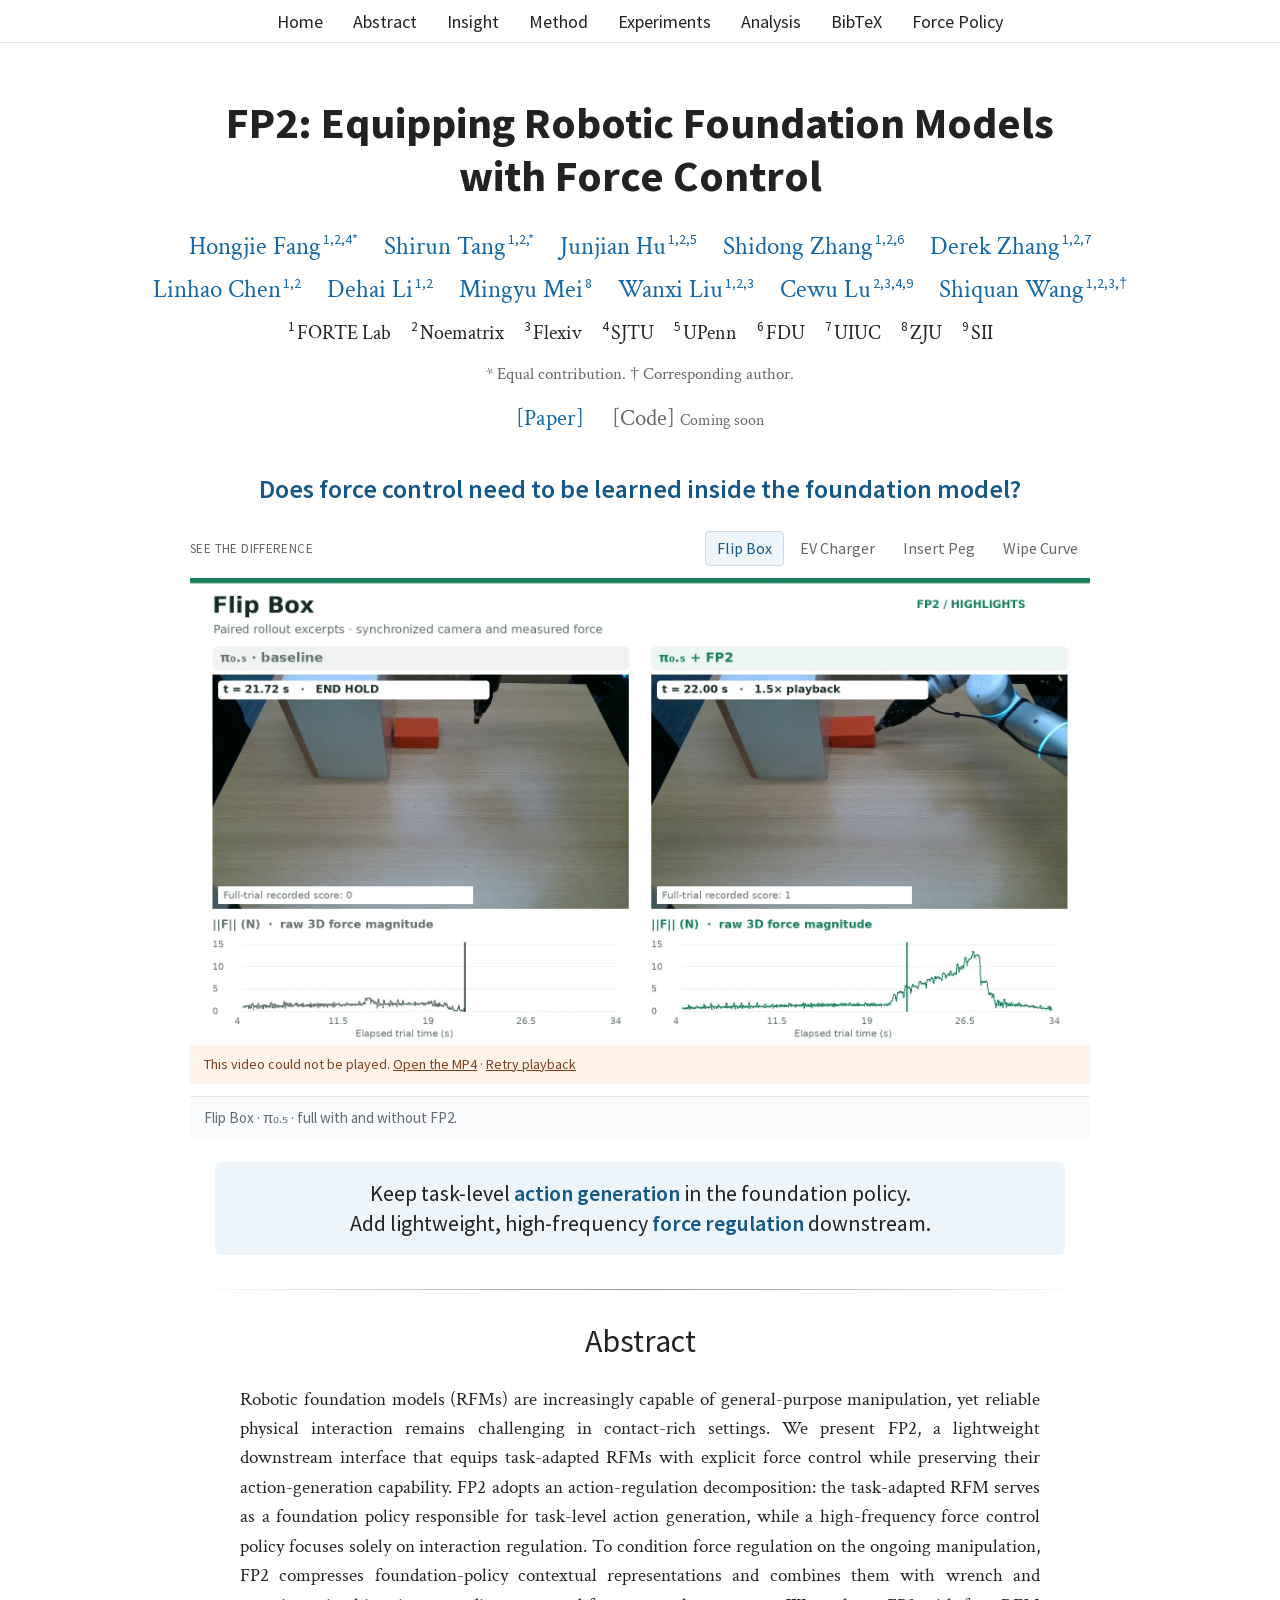
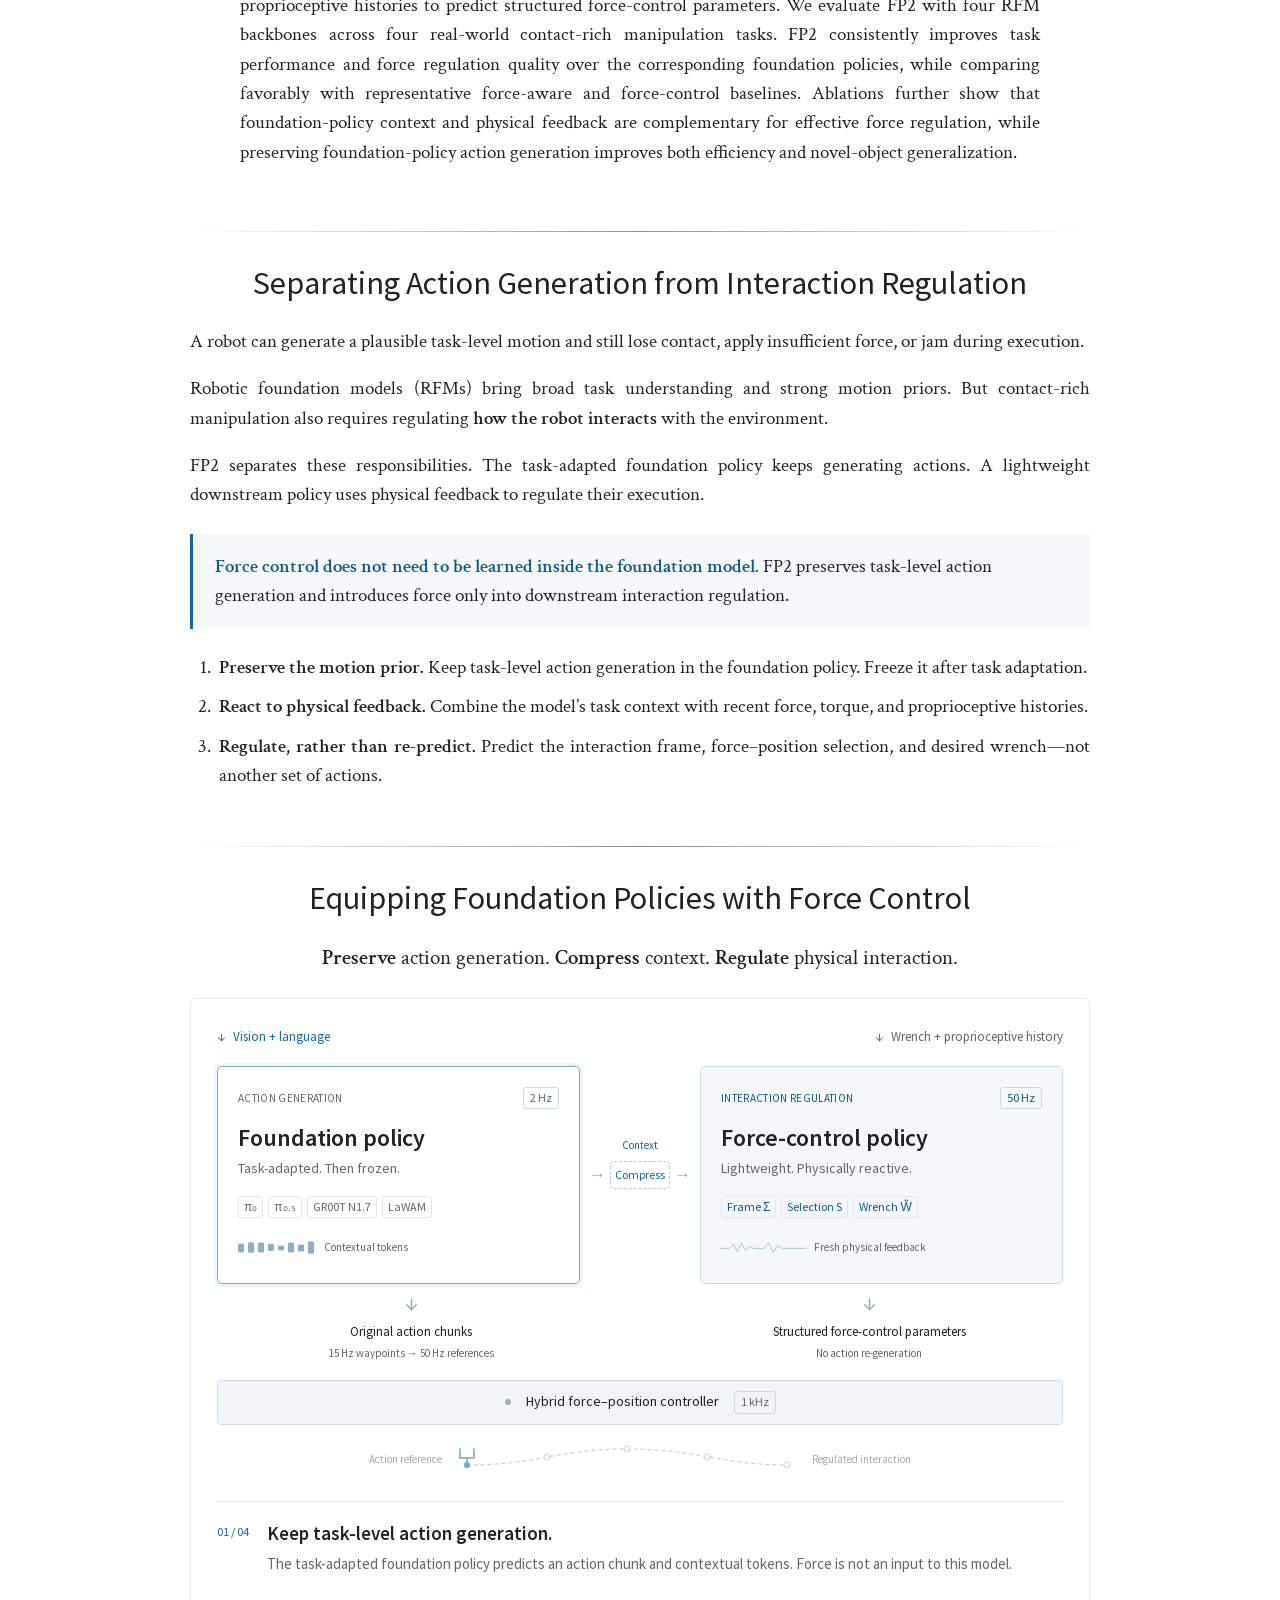
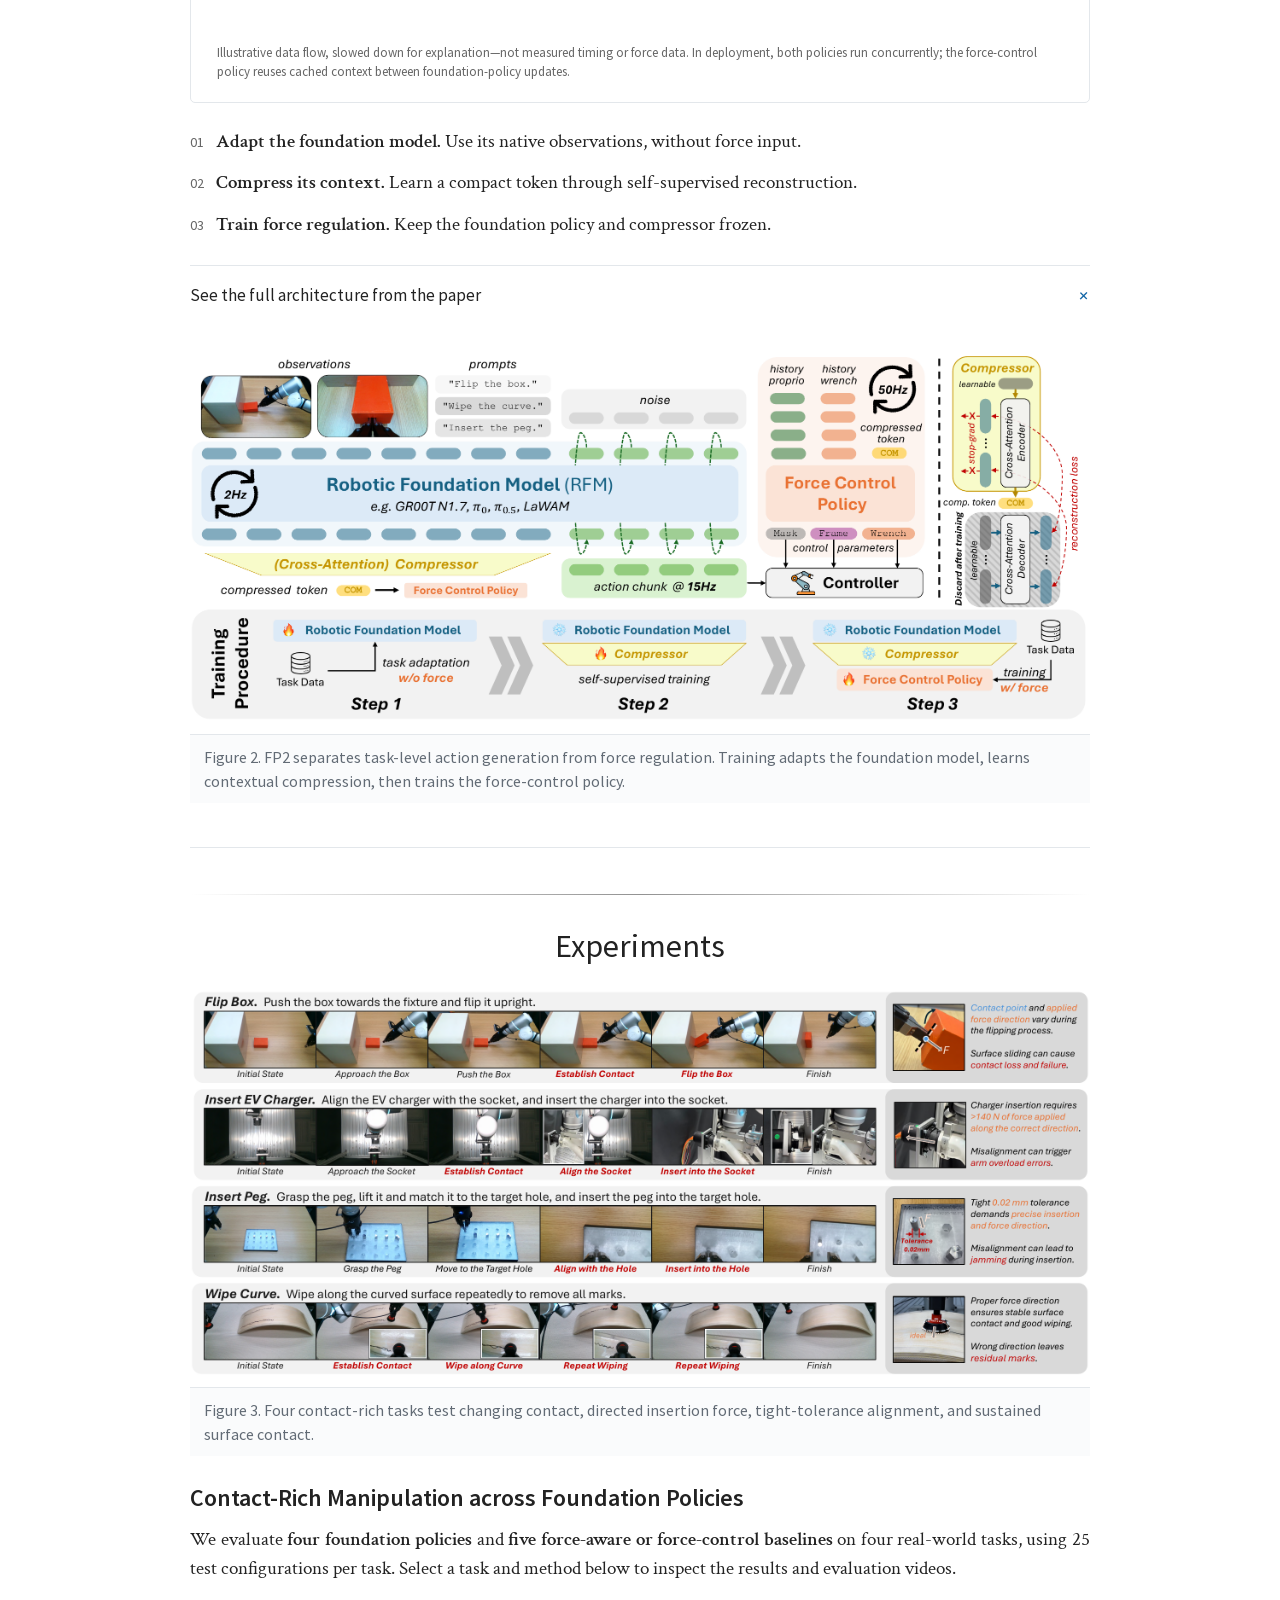
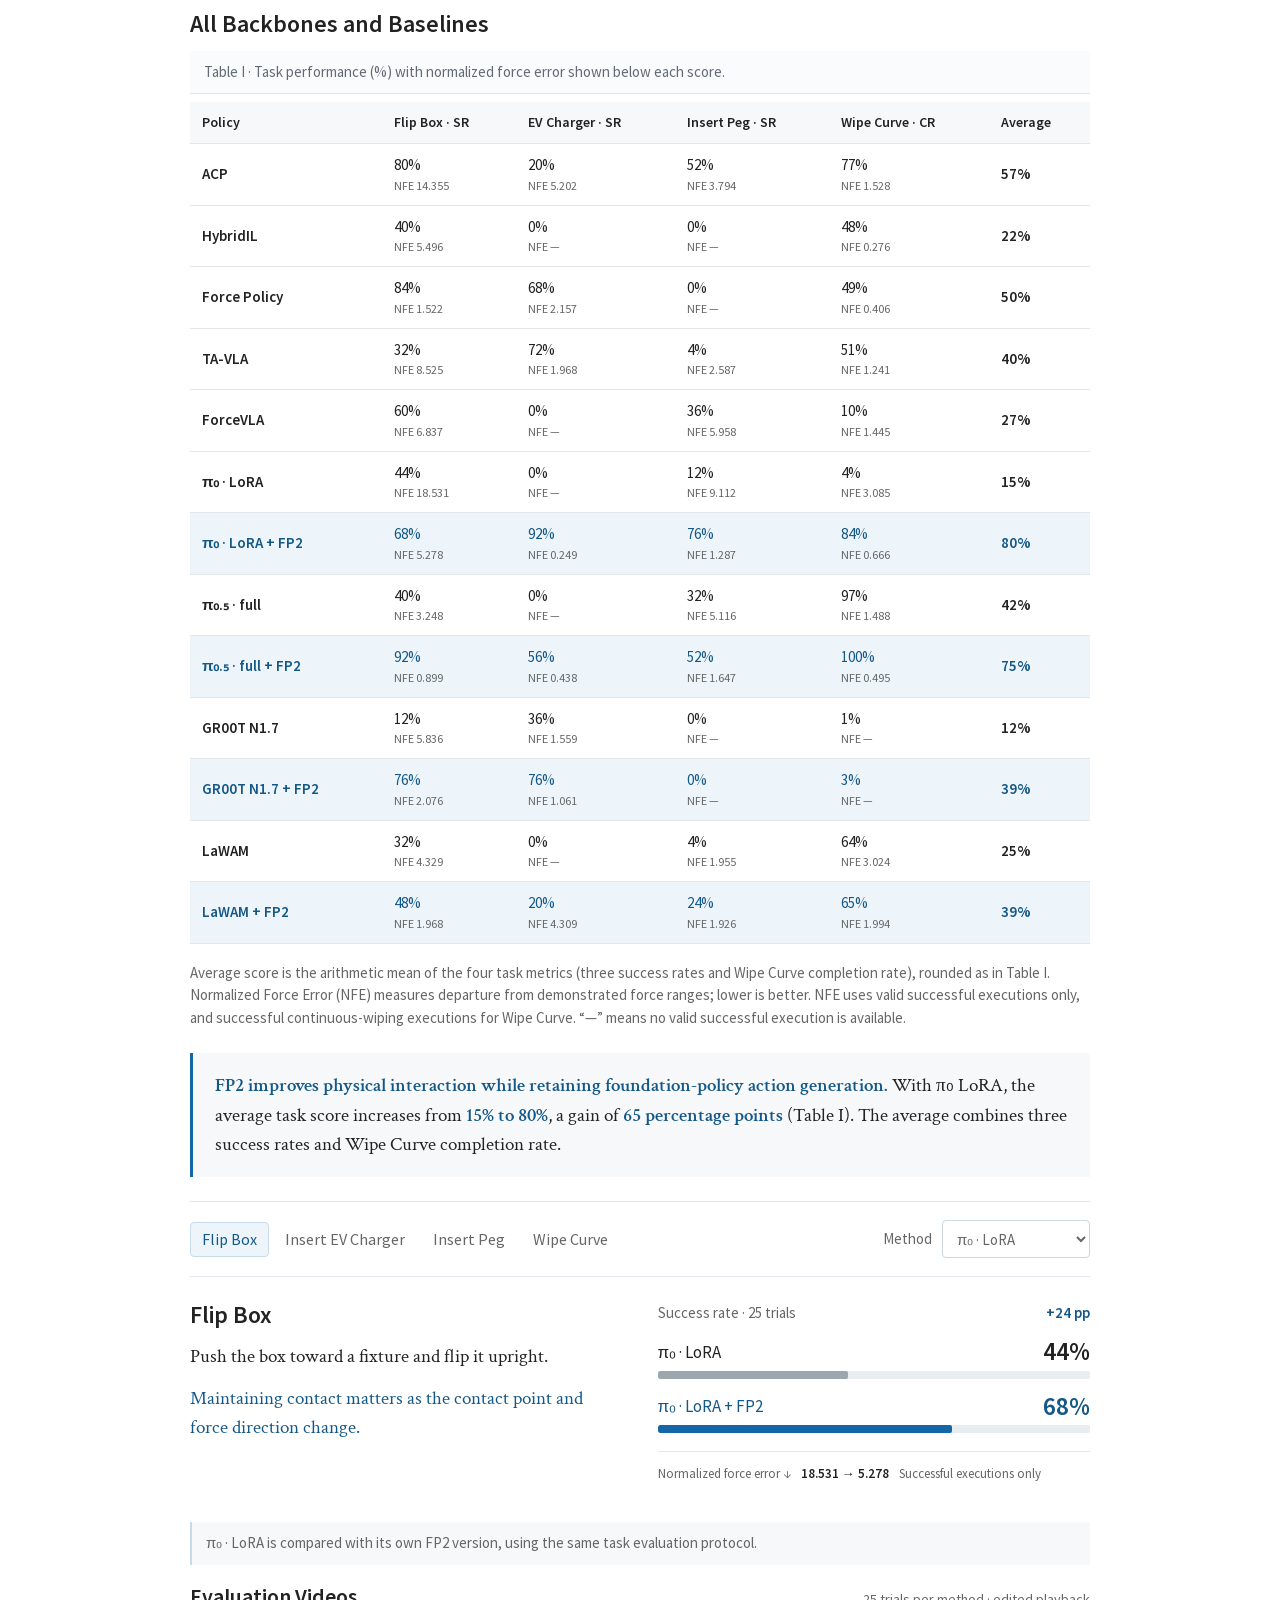
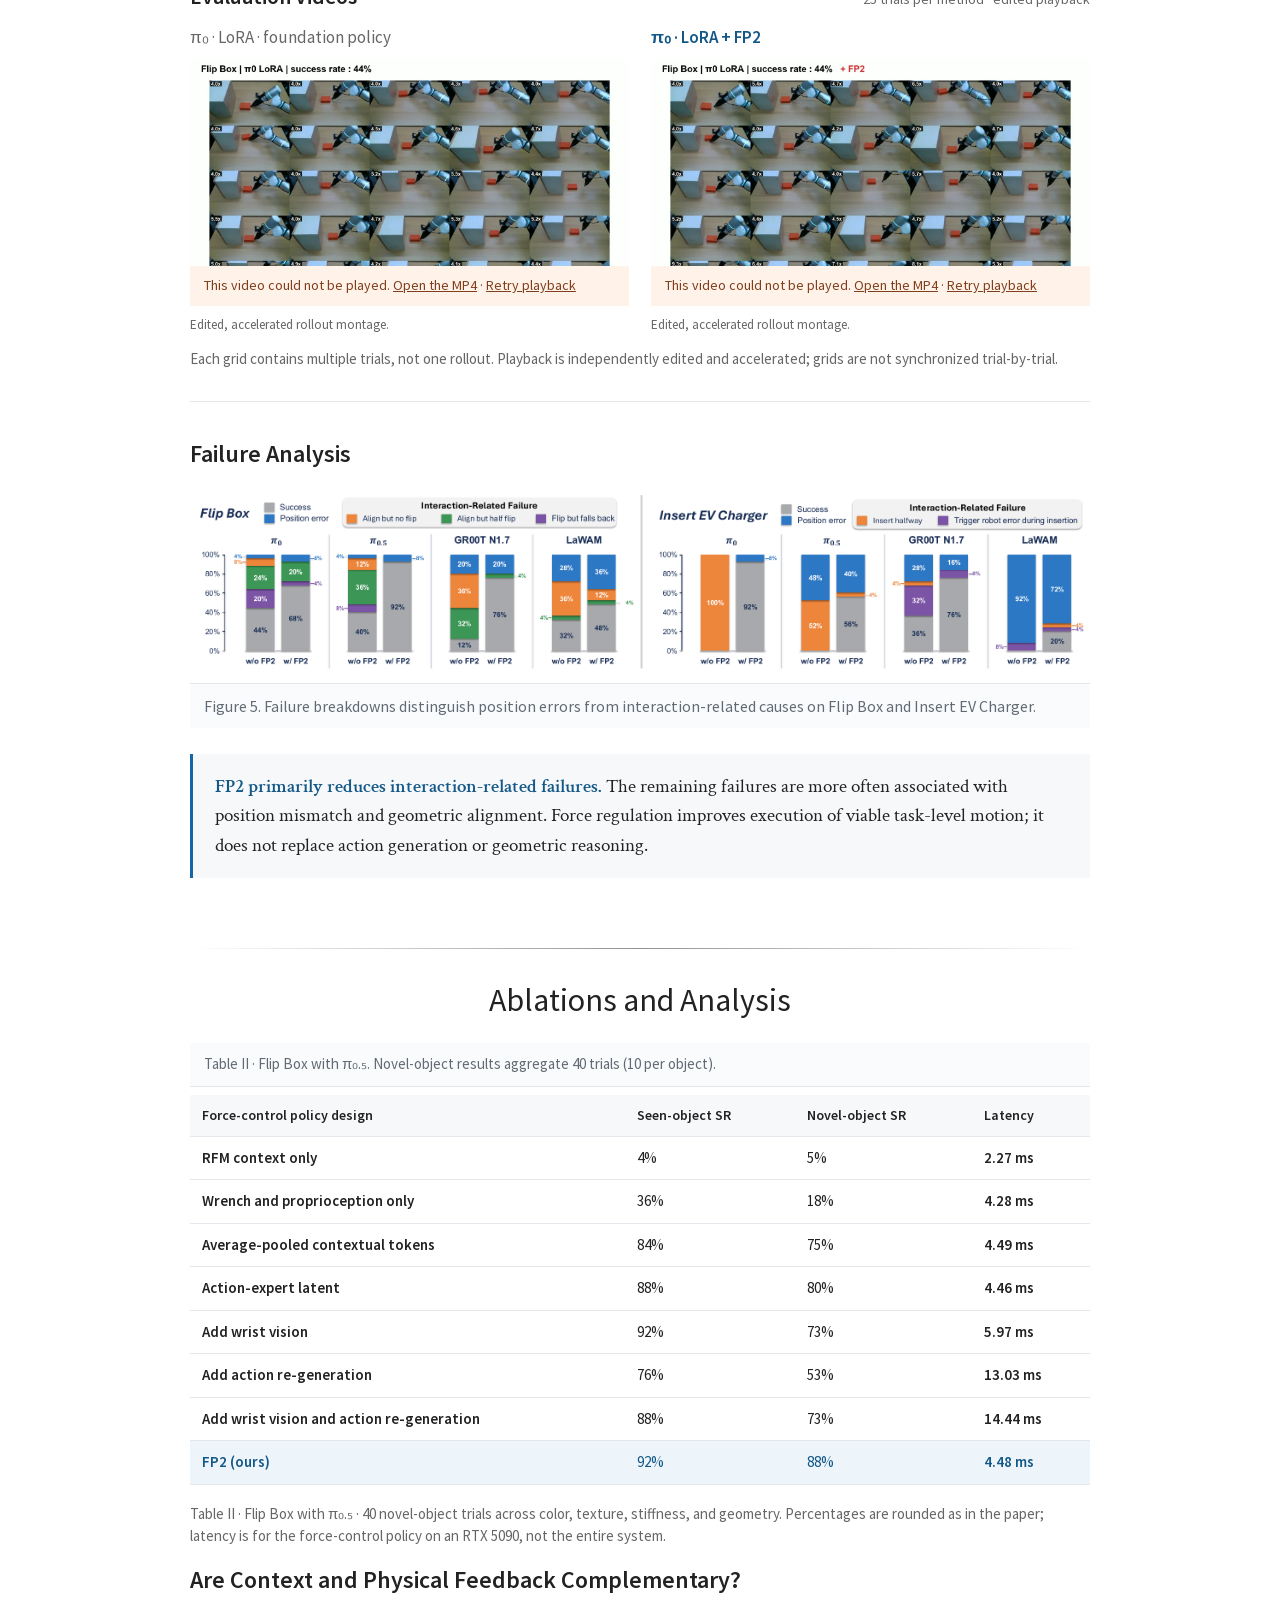
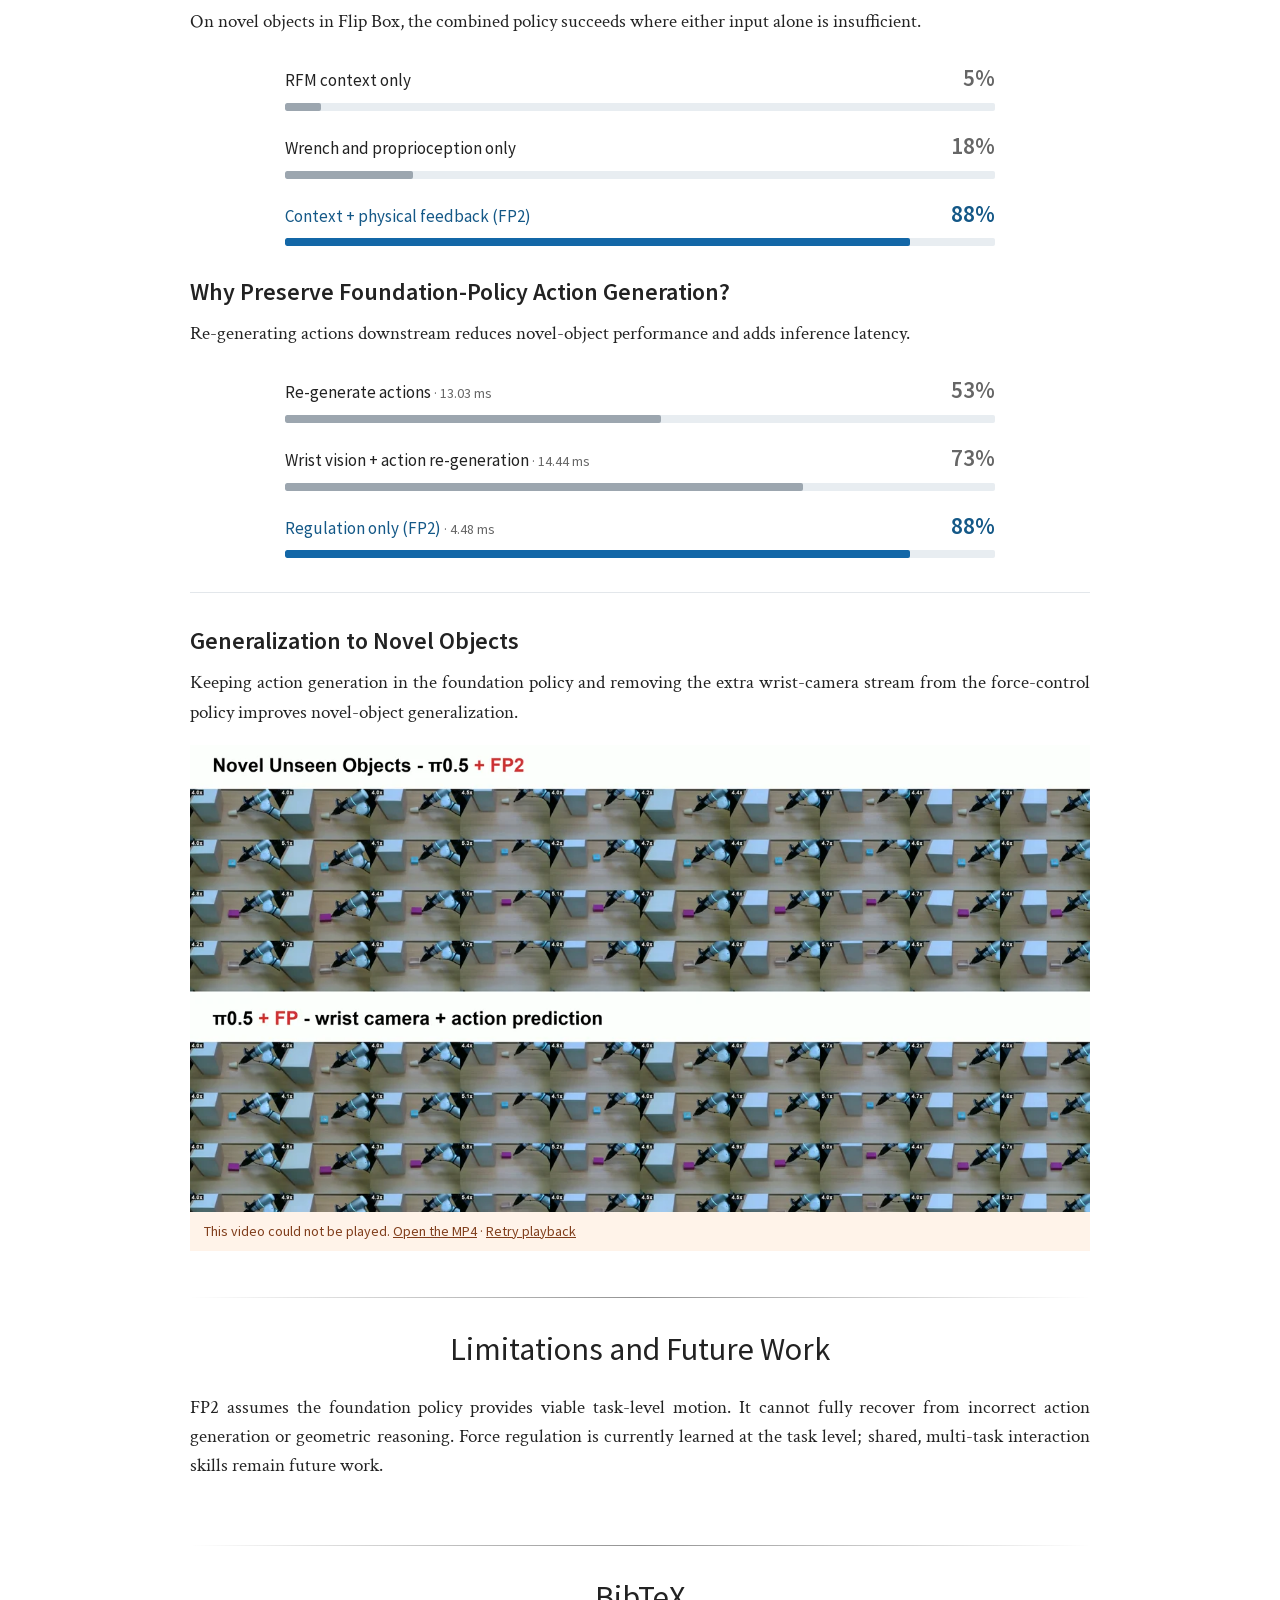
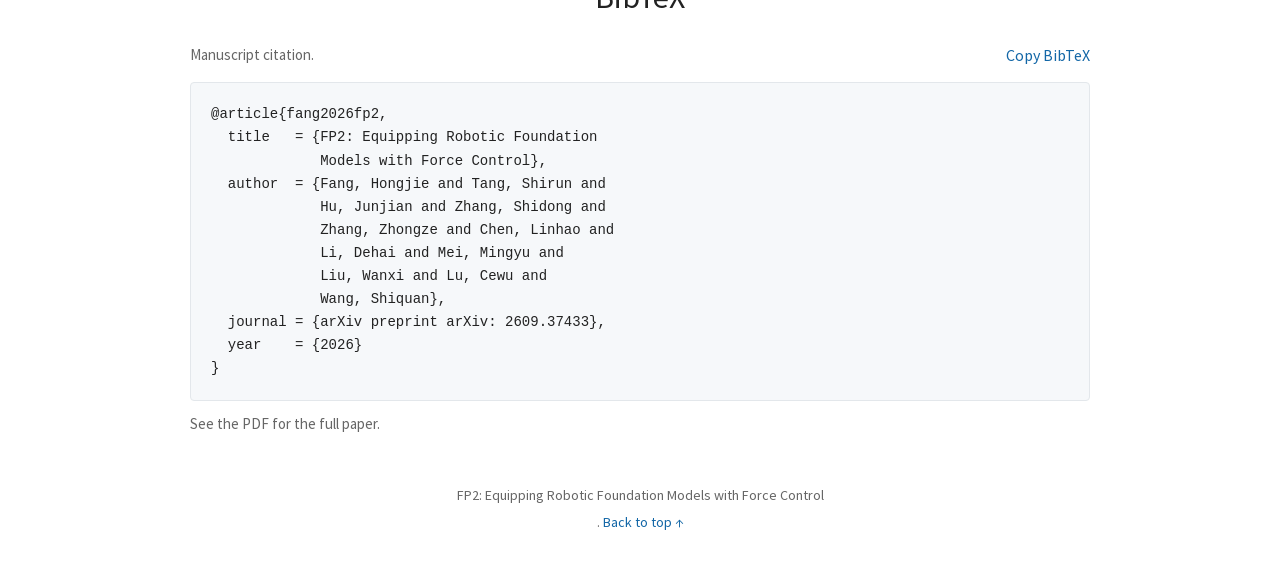
<file: fp2/index.html>
<!doctype html>
<html lang="en">
<head>
  <meta charset="utf-8">
  <meta name="viewport" content="width=device-width, initial-scale=1">
  <meta name="description" content="FP2 equips robotic foundation models with force control: keep task-level action generation, add lightweight, high-frequency interaction regulation. Explore the paper, results, and task demonstrations.">
  <meta name="theme-color" content="#ffffff">
  <meta property="og:title" content="FP2: Equipping Robotic Foundation Models with Force Control">
  <meta property="og:description" content="Keep action generation. Add force regulation. Four foundation models, four contact-rich tasks, and interactive experiment comparisons.">
  <meta property="og:type" content="website">
  <meta property="og:image" content="assets/images/paper/tasks.webp">
  <title>FP2 — Equipping Robotic Foundation Models with Force Control</title>
  <link rel="icon" href="assets/images/favicon.svg" type="image/svg+xml">
  <link rel="stylesheet" href="assets/css/site.css">
  <link rel="stylesheet" href="assets/css/method.css">
  <script type="module" src="assets/js/site.js"></script>
  <script type="module" src="assets/js/method.js"></script>
</head>
<body>
  <a class="skip-link" href="#main">Skip to content</a>
  <header class="site-header">
    <nav class="header-inner" aria-label="Main navigation">
      <a href="#main">Home</a>
      <a href="#abstract">Abstract</a>
      <a href="#insight">Insight</a>
      <a href="#method">Method</a>
      <a href="#experiments">Experiments</a>
      <a href="#analysis">Analysis</a>
      <a href="#citation">BibTeX</a>
      <a href="../" title="Previous work">Force Policy</a>
    </nav>
  </header>

  <main id="main">
    <section class="hero section-width" aria-labelledby="page-title">
      <div class="paper-header">
        <h1 id="page-title">FP2: Equipping Robotic Foundation Models<br class="desktop-break"> with Force Control</h1>
        <ul class="authors" aria-label="Authors">
          <li><a href="https://tonyfang.net/">Hongjie Fang</a><sup aria-label="">1,2,4*</sup></li>
          <li><a href="https://www.linkedin.com/in/shiruntang/">Shirun Tang</a><sup aria-label="">1,2,*</sup></li>
          <li><a href="https://www.linkedin.com/in/junjian-hu17">Junjian Hu</a><sup aria-label="">1,2,5</sup></li>
          <li><a href="https://github.com/Dong010101">Shidong Zhang</a><sup aria-label="">1,2,6</sup></li>
          <li><a href="https://github.com/Derekzezz">Derek Zhang</a><sup aria-label="">1,2,7</sup></li>
          <li><a href="mailto:linhao.chen@noematrix.cn">Linhao Chen</a><sup aria-label="">1,2</sup></li>
          <li><a href="mailto:dehai.li@noematrix.cn">Dehai Li</a><sup aria-label="">1,2</sup></li>
          <li><a href="https://github.com/zming-Mei">Mingyu Mei</a><sup aria-label="">8</sup></li>
          <li><a href="mailto:wanxi.liu@flexiv.com">Wanxi Liu</a><sup aria-label="">1,2,3</sup></li>
          <li><a href="https://www.mvig.org/">Cewu Lu</a><sup aria-label="">2,3,4,9</sup></li>
          <li><a href="mailto:shiquan.wang@flexiv.com">Shiquan Wang</a><sup aria-label="">1,2,3,†</sup></li>
        </ul>
        <ul class="affiliations" aria-label="Author affiliations">
          <li><sup>1</sup>FORTE Lab</li>
          <li><sup>2</sup>Noematrix</li>
          <li><sup>3</sup>Flexiv</li>
          <li><sup>4</sup>SJTU</li>
          <li><sup>5</sup>UPenn</li>
          <li><sup>6</sup>FDU</li>
          <li><sup>7</sup>UIUC</li>
          <li><sup>8</sup>ZJU</li>
          <li><sup>9</sup>SII</li>
        </ul>
        <p class="author-note">* Equal contribution. † Corresponding author.</p>
        <div class="hero-links">
          <span class="resource-placeholder"><a href="https://arxiv.org/pdf/2609.37433">[Paper]</a></span>
          <span class="resource-placeholder">[Code] <small>Coming soon</small></span>
        </div>
      </div>
      <p class="teaser-question">Does force control need to be learned inside the foundation model?</p>
      <div class="showcase">
        <div class="showcase-topline">
          <span class="small-label">See the difference</span>
          <div class="task-pills" id="highlight-tabs" role="group" aria-label="Choose a task highlight">
            <button type="button" data-highlight="flip-box" aria-pressed="true">Flip Box</button>
            <button type="button" data-highlight="ev-charger" aria-pressed="false">EV Charger</button>
            <button type="button" data-highlight="insert-peg" aria-pressed="false">Insert Peg</button>
            <button type="button" data-highlight="wipe-curve" aria-pressed="false">Wipe Curve</button>
          </div>
        </div>
        <div id="hero-player" class="player-host"><div class="media-placeholder"><span class="placeholder-symbol" aria-hidden="true">▷</span><p>Loading the task highlights…</p></div></div>
        <div class="showcase-caption"><p id="highlight-caption">A closer look at interaction, with and without FP2.</p></div>
      </div>
      <p class="hero-thesis">Keep task-level <strong>action generation</strong> in the foundation policy.<br class="desktop-break"> Add lightweight, high-frequency <strong>force regulation</strong> downstream.</p>
    </section>

    <section id="abstract" class="section section-width" aria-labelledby="abstract-title">
      <h2 id="abstract-title">Abstract</h2>
      <div class="abstract-text"><p>Robotic foundation models (RFMs) are increasingly capable of general-purpose manipulation, yet reliable physical interaction remains challenging in contact-rich settings. We present FP2, a lightweight downstream interface that equips task-adapted RFMs with explicit force control while preserving their action-generation capability. FP2 adopts an action-regulation decomposition: the task-adapted RFM serves as a foundation policy responsible for task-level action generation, while a high-frequency force control policy focuses solely on interaction regulation. To condition force regulation on the ongoing manipulation, FP2 compresses foundation-policy contextual representations and combines them with wrench and proprioceptive histories to predict structured force-control parameters. We evaluate FP2 with four RFM backbones across four real-world contact-rich manipulation tasks. FP2 consistently improves task performance and force regulation quality over the corresponding foundation policies, while comparing favorably with representative force-aware and force-control baselines. Ablations further show that foundation-policy context and physical feedback are complementary for effective force regulation, while preserving foundation-policy action generation improves both efficiency and novel-object generalization.</p></div>
    </section>

    <section id="insight" class="section section-width" aria-labelledby="insight-title">
      <div class="section-heading"><h2 id="insight-title">Separating Action Generation from Interaction Regulation</h2></div>
      <div class="insight-layout">
        <div class="insight-copy">
          <p>A robot can generate a plausible task-level motion and still lose contact, apply insufficient force, or jam during execution.</p>
          <p>Robotic foundation models (RFMs) bring broad task understanding and strong motion priors. But contact-rich manipulation also requires regulating <strong>how the robot interacts</strong> with the environment.</p>
          <p>FP2 separates these responsibilities. The task-adapted foundation policy keeps generating actions. A lightweight downstream policy uses physical feedback to regulate their execution.</p>
          <div class="takeaway"><p><strong>Force control does not need to be learned inside the foundation model.</strong> FP2 preserves task-level action generation and introduces force only into downstream interaction regulation.</p></div>
        </div>
        <ol class="insight-principles">
          <li><strong>Preserve the motion prior.</strong> Keep task-level action generation in the foundation policy. Freeze it after task adaptation.</li>
          <li><strong>React to physical feedback.</strong> Combine the model’s task context with recent force, torque, and proprioceptive histories.</li>
          <li><strong>Regulate, rather than re-predict.</strong> Predict the interaction frame, force–position selection, and desired wrench—not another set of actions.</li>
        </ol>
      </div>
    </section>

    <section id="method" class="section method-section" aria-labelledby="method-title">
      <div class="section-width">
        <div class="section-heading"><h2 id="method-title">Equipping Foundation Policies with Force Control</h2><p class="lead"><strong>Preserve</strong> action generation. <strong>Compress</strong> context. <strong>Regulate</strong> physical interaction.</p></div>
        <div class="method-demo" id="method-demo" data-phase="0" data-playing="false">
          <div class="architecture" aria-label="Animated schematic: a 2 Hz foundation policy supplies action chunks and compressed context. A 50 Hz force-control policy combines cached context with force and proprioception. Both feed a hybrid force-position controller running at 1 kHz.">
            <div class="architecture-input"><span class="vision-input">Vision + language</span><span class="physical-input">Wrench + proprioceptive history</span></div>
            <div class="architecture-policies">
              <div class="policy-block foundation"><div class="policy-top"><span class="small-label">Action generation</span><span class="frequency">2 Hz</span></div><h3>Foundation policy</h3><p>Task-adapted. Then frozen.</p><div class="model-tags"><span>π₀</span><span>π₀.₅</span><span>GR00T N1.7</span><span>LaWAM</span></div><div class="token-sequence" aria-hidden="true"><span></span><span></span><span></span><span></span><span></span><span></span><span></span><span></span><small>Contextual tokens</small></div></div>
              <div class="context-bridge"><span>Context</span><span class="bridge-arrow" aria-hidden="true">→</span><span class="compressor">Compress</span><span class="bridge-arrow" aria-hidden="true">→</span><span class="context-packet" aria-hidden="true"></span></div>
              <div class="policy-block force"><p class="physical-input-mobile">↓ Wrench + proprioceptive history</p><div class="policy-top"><span class="small-label">Interaction regulation</span><span class="frequency">50 Hz</span></div><h3>Force-control policy</h3><p>Lightweight. Physically reactive.</p><div class="control-tags"><span>Frame Σ</span><span>Selection S</span><span>Wrench Ŵ</span></div><div class="feedback-stream" aria-hidden="true"><svg viewBox="0 0 150 25"><path class="feedback-line" d="M0 14 H15 L22 7 L29 20 L36 5 L43 17 L50 11 L57 14 H76 L84 4 L92 21 L100 9 L108 14 H150"/><circle class="feedback-dot" r="3" cx="0" cy="14"/></svg><small>Fresh physical feedback</small></div></div>
            </div>
            <div class="architecture-outputs"><div class="motion-output"><span class="flow-down" aria-hidden="true">↓<i></i></span><p><span class="motion-origin">From foundation policy</span>Original action chunks <small>15 Hz waypoints → 50 Hz references</small></p></div><div class="force-output"><span class="flow-down" aria-hidden="true">↓<i></i></span><p>Structured force-control parameters <small>No action re-generation</small></p></div></div>
            <div class="controller"><span class="controller-indicator" aria-hidden="true"></span><span>Hybrid force–position controller</span><span class="frequency">1 kHz</span></div>
            <div class="execution-preview" aria-hidden="true"><span class="execution-label">Action reference</span><svg viewBox="0 0 340 42"><path class="reference-path" d="M10 26 C80 26 100 10 170 10 S265 26 330 26"/><circle class="reference-waypoint" cx="10" cy="26" r="3"/><circle class="reference-waypoint" cx="90" cy="18" r="3"/><circle class="reference-waypoint" cx="170" cy="10" r="3"/><circle class="reference-waypoint" cx="250" cy="18" r="3"/><circle class="reference-waypoint" cx="330" cy="26" r="3"/><g class="execution-tool"><path d="M-7 -16 V-7 H7 V-16 M0 -7 V-1"/><circle r="3"/><path class="force-vector" d="M0 6 V18 M-3 14 L0 18 L3 14"/></g></svg><span class="execution-label">Regulated interaction</span></div>
          </div>
          <div class="method-explanation"><span class="method-step-count" id="method-step-count">01 / 04</span><div><h3 id="method-step-title">Keep task-level action generation.</h3><p id="method-step-description">The task-adapted foundation policy predicts an action chunk and contextual tokens. Force is not an input to this model.</p></div></div>
          <p class="method-disclaimer">Illustrative data flow, slowed down for explanation—not measured timing or force data. In deployment, both policies run concurrently; the force-control policy reuses cached context between foundation-policy updates.</p>
        </div>
        <div class="training-steps"><div><span>01</span><p><strong>Adapt the foundation model.</strong> Use its native observations, without force input.</p></div><div><span>02</span><p><strong>Compress its context.</strong> Learn a compact token through self-supervised reconstruction.</p></div><div><span>03</span><p><strong>Train force regulation.</strong> Keep the foundation policy and compressor frozen.</p></div></div>
        <details open class="text-details"><summary>See the full architecture from the paper <span aria-hidden="true">+</span></summary><figure id="method-figure"><p class="muted">The full framework is in Figure 2 of the paper <small>(coming soon)</small>.</p></figure></details>
      </div>
    </section>

    <section id="experiments" class="section section-width" aria-labelledby="experiments-title">
      <div class="section-heading"><h2 id="experiments-title">Experiments</h2></div>
      <figure id="task-figure" class="paper-figure"></figure>
      <h3>Contact-Rich Manipulation across Foundation Policies</h3>
      <p>We evaluate <strong>four foundation policies</strong> and <strong>five force-aware or force-control baselines</strong> on four real-world tasks, using 25 test configurations per task. Select a task and method below to inspect the results and evaluation videos.</p>
      <section id="main-results" class="results-section" aria-labelledby="main-results-title">
        <h3 id="main-results-title">All Backbones and Baselines</h3>
        <div id="full-results" class="table-scroll" tabindex="0" role="region" aria-label="Full task performance results"></div>
        <p class="fine-print">Average score is the arithmetic mean of the four task metrics (three success rates and Wipe Curve completion rate), rounded as in Table I. Normalized Force Error (NFE) measures departure from demonstrated force ranges; lower is better. NFE uses valid successful executions only, and successful continuous-wiping executions for Wipe Curve. “—” means no valid successful execution is available.</p>
      </section>
      <div id="experiment-insight" class="takeaway"><p><strong>FP2 improves physical interaction while retaining foundation-policy action generation.</strong> With π₀ LoRA, the average task score increases from <strong>15% to 80%</strong>, a gain of <strong>65 percentage points</strong> (Table I). The average combines three success rates and Wipe Curve completion rate.</p></div>
      <div class="experiment-controls">
        <div class="task-pills experiment-tabs" id="experiment-tabs" role="group" aria-label="Choose experiment task">
          <button type="button" data-task="flip-box" aria-pressed="true">Flip Box</button><button type="button" data-task="ev-charger" aria-pressed="false">Insert EV Charger</button><button type="button" data-task="insert-peg" aria-pressed="false">Insert Peg</button><button type="button" data-task="wipe-curve" aria-pressed="false">Wipe Curve</button>
        </div>
        <label class="backbone-select">Method <select id="backbone" aria-label="Evaluation method">
          <optgroup label="Foundation policy vs. its FP2 version">
            <option value="pi0">π₀ · LoRA</option><option value="pi05">π₀.₅ · full</option><option value="gr00t">GR00T N1.7</option><option value="lawam">LaWAM</option>
          </optgroup>
          <optgroup label="Force-aware / force-control baselines">
            <option value="acp">ACP</option><option value="force-policy">Force Policy</option><option value="hybridil">HybridIL</option><option value="forcevla">ForceVLA</option><option value="ta-vla">TA-VLA</option>
          </optgroup>
        </select></label>
      </div>
      <div id="experiment-result" class="experiment-result" aria-live="polite"><p class="muted">Loading verified paper results…</p></div>
      <p id="comparison-protocol" class="fine-print">Each foundation policy is compared with its own FP2 version.</p>
      <div class="comparison-heading"><h3>Evaluation Videos</h3><span>25 trials per method · edited playback</span></div>
      <div id="experiment-players" class="comparison-players"><div class="media-placeholder">Loading evaluation videos…</div></div>
      <p class="fine-print">Each grid contains multiple trials, not one rollout. Playback is independently edited and accelerated; grids are not synchronized trial-by-trial.</p>
      <section id="failure-analysis" class="failure-analysis" aria-labelledby="failure-analysis-title">
        <h3 id="failure-analysis-title">Failure Analysis</h3>
        <figure id="failure-figure" class="paper-figure"></figure>
        <div class="takeaway"><p><strong>FP2 primarily reduces interaction-related failures.</strong> The remaining failures are more often associated with position mismatch and geometric alignment. Force regulation improves execution of viable task-level motion; it does not replace action generation or geometric reasoning.</p></div>
      </section>
    </section>

    <section id="analysis" class="section analysis-section" aria-labelledby="analysis-title"><div class="section-width">
      <div class="section-heading"><h2 id="analysis-title">Ablations and Analysis</h2></div>
      <div id="full-ablations" class="table-scroll" tabindex="0" role="region" aria-label="Full ablation results"></div>
      <p class="fine-print">Table II · Flip Box with π₀.₅ · 40 novel-object trials across color, texture, stiffness, and geometry. Percentages are rounded as in the paper; latency is for the force-control policy on an RTX 5090, not the entire system.</p>
      <div class="analysis-grid">
        <article class="analysis-panel"><h3>Are Context and Physical Feedback Complementary?</h3><p>On novel objects in Flip Box, the combined policy succeeds where either input alone is insufficient.</p><div id="input-ablation" class="ablation-bars" aria-label="Novel-object success by policy input"></div></article>
        <article class="analysis-panel"><h3>Why Preserve Foundation-Policy Action Generation?</h3><p>Re-generating actions downstream reduces novel-object performance and adds inference latency.</p><div id="architecture-ablation" class="ablation-bars" aria-label="Novel-object success with and without action re-generation"></div></article>
      </div>
      <div class="generalization-demo"><div><h3>Generalization to Novel Objects</h3><p>Keeping action generation in the foundation policy and removing the extra wrist-camera stream from the force-control policy improves novel-object generalization.</p></div><div id="generalization-player" class="player-host"><div class="media-placeholder">Loading the generalization comparison…</div></div></div>
    </div></section>

    <section class="section section-width" aria-labelledby="limits-title">
      <h2 id="limits-title">Limitations and Future Work</h2><p>FP2 assumes the foundation policy provides viable task-level motion. It cannot fully recover from incorrect action generation or geometric reasoning. Force regulation is currently learned at the task level; shared, multi-task interaction skills remain future work.</p>
    </section>
    <section id="citation" class="section section-width" aria-labelledby="citation-title">
      <h2 id="citation-title">BibTeX</h2><div class="citation-heading"><p>Manuscript citation.</p><button id="copy-citation" type="button" class="text-button">Copy BibTeX</button></div><pre><code id="bibtex">@article{fang2026fp2,
  title   = {FP2: Equipping Robotic Foundation
             Models with Force Control},
  author  = {Fang, Hongjie and Tang, Shirun and
             Hu, Junjian and Zhang, Shidong and
             Zhang, Zhongze and Chen, Linhao and
             Li, Dehai and Mei, Mingyu and
             Liu, Wanxi and Lu, Cewu and
             Wang, Shiquan},
  journal = {arXiv preprint arXiv: 2609.37433},
  year    = {2026}
}</code></pre><p id="citation-status" class="fine-print" role="status" aria-live="polite">See the PDF for the full paper.</p>
    </section>
  </main>
  <footer class="site-footer section-width"><p>FP2: Equipping Robotic Foundation Models with Force Control</p>. <a href="#main">Back to top ↑</a></p></footer>

  <div id="app-error" class="app-error section-width" role="alert" hidden></div>
  <noscript><div class="noscript-note">The paper and project description are available without JavaScript. Enable JavaScript to view interactive results and task demonstrations.</div></noscript>
</body>
</html>
</file>
<file: fp2/assets/css/site.css>
@charset "UTF-8";
/* Open-source fonts are served locally; no third-party requests at runtime. */
@font-face { font-family: 'Crimson Text'; font-style: normal; font-weight: 400; font-display: swap; src: url('../fonts/crimson-text-regular.woff2') format('woff2'); }
@font-face { font-family: 'Crimson Text'; font-style: normal; font-weight: 600 700; font-display: swap; src: url('../fonts/crimson-text-semibold.woff2') format('woff2'); }
@font-face { font-family: 'Crimson Text'; font-style: italic; font-weight: 400; font-display: swap; src: url('../fonts/crimson-text-italic.woff2') format('woff2'); }
@font-face { font-family: 'Source Sans Pro'; font-style: normal; font-weight: 400; font-display: swap; src: url('../fonts/source-sans-pro-regular.woff2') format('woff2'); }
@font-face { font-family: 'Source Sans Pro'; font-style: normal; font-weight: 600; font-display: swap; src: url('../fonts/source-sans-pro-semibold.woff2') format('woff2'); }
@font-face { font-family: 'Source Sans Pro'; font-style: normal; font-weight: 700; font-display: swap; src: url('../fonts/source-sans-pro-bold.woff2') format('woff2'); }
:root {
  color-scheme: light;
  --bg: #fff; --paper: #fff; --ink: #222; --muted: #666; --line: #e3e7eb;
  --soft: #f6f8fa; --accent: #1367a7; --accent-dark: #145887; --accent-light: #eef5fa;
  --baseline: #9ca6af; --radius: 5px; --nav-height: 43px;
  --serif: 'Crimson Text', Georgia, 'Times New Roman', serif;
  --sans: 'Source Sans Pro', 'Helvetica Neue', Arial, sans-serif;
}
* { box-sizing: border-box; }
html { scroll-behavior: smooth; scroll-padding-top: calc(var(--nav-height) + 24px); }
body { margin: 0; background: var(--bg); color: var(--ink); font: 19px/1.55 var(--serif); -webkit-font-smoothing: antialiased; }
button, input, select { font: inherit; color: inherit; }
button { cursor: pointer; }
button, a, input, select, summary { -webkit-tap-highlight-color: transparent; }
button:disabled { opacity: .6; cursor: wait; }
a { color: var(--accent); text-decoration: none; }
a:hover { color: #208799; text-decoration: underline; }
:focus-visible { outline: 2px solid var(--accent); outline-offset: 4px; }
::selection { background: #dceefa; }
[hidden] { display: none !important; }
img, video { display: block; max-width: 100%; }
h1, h2, h3, h4 { font-family: var(--sans); line-height: 1.2; letter-spacing: normal; margin: 0; }
h1 { font-size: 44px; font-weight: 700; }
h2 { font-size: 32px; font-weight: 400; text-align: center; margin-bottom: 24px; }
h3 { font-size: 24px; font-weight: 600; margin: 28px 0 12px; }
h4 { font-size: 22px; font-weight: 600; }
p { margin: 0 0 18px; }
strong { font-weight: 600; }
em { font-style: italic; }
figure { margin: 26px 0; }
svg { width: 20px; height: 20px; flex-shrink: 0; fill: none; stroke: currentColor; stroke-width: 1.5; stroke-linecap: round; stroke-linejoin: round; }
.section-width { width: min(900px, calc(100% - 40px)); margin-inline: auto; }
.section { padding: 34px 0 12px; }
.section::before { content: ''; display: block; height: 1px; margin-bottom: 32px; background: linear-gradient(90deg, transparent, #929292, transparent); }
.section:not(.section-width)::before { width: min(900px, calc(100% - 40px)); margin-inline: auto; }
.section > p, .section-heading > p:not(.lead), .insight-copy > p, .abstract-text p, .insight-principles li, .analysis-panel > p, .generalization-demo > div > p { text-align: justify; hyphens: auto; }
.section-heading { margin-bottom: 24px; }
.section-heading > p:last-child { margin-bottom: 0; }
.lead { font-size: 21px; text-align: center; }
.small-label, .eyebrow { font: 400 13px/1.5 var(--sans); color: var(--muted); letter-spacing: .03em; text-transform: uppercase; }
.eyebrow { margin-bottom: 7px; }
.fine-print, .muted { color: var(--muted); }
.fine-print { font: 400 15px/1.5 var(--sans); }
.skip-link { position: fixed; top: -100px; left: 16px; z-index: 30; padding: 8px 16px; background: white; }
.skip-link:focus { top: 10px; }
.button { display: inline-flex; justify-content: center; align-items: center; gap: 8px; border: 1px solid #cdd7e0; border-radius: 5px; padding: 8px 18px; min-height: 40px; background: white; color: var(--accent); font: 400 16px/1.4 var(--sans); }
.button:hover { background: var(--accent-light); border-color: #7aa5c8; text-decoration: none; }
.button-dark { background: var(--accent); color: white; border-color: var(--accent); }
.button-dark:hover { background: var(--accent-dark); color: white; }
.text-link, .text-button { display: inline-flex; align-items: center; gap: 8px; font: 400 16px/1.5 var(--sans); color: var(--accent); }
.text-button { padding: 3px 0; border: 0; background: none; }
.text-button:hover { text-decoration: underline; }
.icon-button { width: 36px; height: 36px; border: 1px solid var(--line); border-radius: 5px; background: white; font: 400 26px/1 var(--sans); flex-shrink: 0; }
.icon-button:hover { background: var(--soft); }
/* Compact centered section navigation. */
.site-header { position: sticky; top: 0; z-index: 20; background: white; border-bottom: 1px solid var(--line); font: 400 18px/1.5 var(--sans); }
.header-inner { width: min(1000px, calc(100% - 32px)); margin: 0 auto; padding: 6px 0; display: flex; justify-content: center; align-items: center; flex-wrap: wrap; gap: 6px 12px; }
.header-inner a { color: #222; border-radius: 5px; padding: 0 9px; min-height: 30px; display: inline-flex; align-items: center; white-space: nowrap; }
.header-inner a:hover { background: #f4f4f4; text-decoration: none; }
/* Paper title, authors, resource links, and the teaser. */
.hero { text-align: center; }
.paper-header { width: min(1100px, calc(100vw - 48px)); position: relative; left: 50%; transform: translateX(-50%); padding: 54px 0 26px; }
.paper-header h1 { margin: 0 0 25px; text-wrap: balance; }
.authors { list-style: none; padding: 0; max-width: 1000px; margin: 0 auto 8px; display: flex; justify-content: center; flex-wrap: wrap; gap: 5px 26px; color: var(--accent); font-size: 25px; }
.authors li { white-space: nowrap; }
.authors sup { margin-left: 2px; font: 400 .55em/0 var(--sans); }
.affiliations { display: flex; flex-wrap: wrap; justify-content: center; gap: 4px 20px; list-style: none; margin: 8px auto 12px; padding: 0; max-width: 1000px; font-size: 20px; }
.affiliations li { white-space: nowrap; }
.affiliations sup { margin-right: 3px; font: 400 .65em/0 var(--sans); }
.author-note { color: var(--muted); font-size: 17px; margin: 0 0 14px; }
.hero-links { display: flex; justify-content: center; flex-wrap: wrap; gap: 12px 28px; font-size: 23px; }
.resource-placeholder { color: var(--muted); }
.resource-placeholder small { font-size: 16px; }
.teaser-question { font: 600 26px/1.4 var(--sans); color: var(--accent-dark); text-align: center; text-wrap: balance; margin: 8px 0 24px; }
.showcase { margin: 0; text-align: left; }
.showcase-topline { display: flex; justify-content: space-between; align-items: center; gap: 16px; margin-bottom: 12px; }
.task-pills { display: flex; flex-wrap: wrap; gap: 4px; font-family: var(--sans); }
.task-pills button { border: 1px solid transparent; border-radius: 4px; background: transparent; padding: 5px 11px; font-size: 16px; line-height: 1.4; color: var(--muted); }
.task-pills button:hover { background: var(--soft); color: var(--accent-dark); }
.task-pills button[aria-pressed=true] { background: var(--accent-light); color: var(--accent-dark); border-color: #c6daea; }
.showcase-caption { margin-top: 12px; border-top: 1px solid var(--line); padding: 10px 14px; background: #fafbfc; display: flex; align-items: start; justify-content: space-between; gap: 18px; font: 400 15px/1.5 var(--sans); color: #626b75; }
.showcase-caption p { margin: 0; }
.hero-thesis { max-width: 850px; margin: 22px auto 0; padding: 16px 22px; border-radius: 6px; background: var(--accent-light); font: 400 22px/1.4 var(--sans); text-wrap: balance; }
.hero-thesis strong { color: var(--accent-dark); }
/* Media behavior is handled by visibility observers, not presentation CSS. */
.player-host { min-width: 0; }
.media-placeholder { display: flex; flex-direction: column; align-items: center; justify-content: center; aspect-ratio: 16/9; border-radius: var(--radius); padding: 20px; background: var(--soft); color: var(--muted); text-align: center; font: 400 15px/1.5 var(--sans); }
.media-placeholder p { margin: 0; }
.placeholder-symbol { font-size: 36px; }
.video-shell { position: relative; aspect-ratio: 16/9; width: 100%; overflow: hidden; border-radius: var(--radius); background: #111; isolation: isolate; }
.video-shell video { width: 100%; height: 100%; object-fit: contain; background: #111; }
.player-error { position: absolute; bottom: 0; left: 0; right: 0; z-index: 3; background: #fff3e9; color: #803e1c; padding: 10px 14px; font: 400 14px/1.4 var(--sans); }
.player-error a, .player-error button { color: inherit; text-decoration: underline; }
.player-error button { border: 0; padding: 0; background: none; font: inherit; }
.video-shell:has(.player-error:not([hidden])) { overflow: visible; }
/* Single-column research narrative with concise highlighted conclusions. */
.abstract-text { max-width: 800px; margin-inline: auto; }
.insight-layout { display: block; }
.takeaway { margin: 24px 0; padding: 18px 22px; border-left: 3px solid var(--accent); background: var(--soft); }
.takeaway p { margin: 0; }
.takeaway strong { color: var(--accent-dark); }
.insight-principles { margin: 20px 0 0; padding-left: 25px; }
.insight-principles li { padding-left: 4px; margin-bottom: 10px; }
.text-details { border-top: 1px solid var(--line); border-bottom: 1px solid var(--line); margin-top: 26px; }
.text-details > summary { cursor: pointer; list-style: none; padding: 14px 0; display: flex; justify-content: space-between; align-items: center; gap: 20px; font: 400 17px/1.5 var(--sans); }
.text-details > summary::-webkit-details-marker { display: none; }
.text-details > summary span { font-size: 21px; color: var(--accent); }
.text-details[open] > summary span { transform: rotate(45deg); }
.text-details[open] { padding-bottom: 18px; }
.text-details > p { margin-bottom: 0; }
.text-details figure img, .paper-figure img { width: 100%; height: auto; }
.text-details figcaption, .paper-figure figcaption { margin-top: 12px; padding: 10px 14px; border-top: 1px solid var(--line); background: #fafbfc; color: #626b75; font: 400 16px/1.5 var(--sans); }
#task-figure { margin-top: 0; }
.results-section > h3 { margin-top: 26px; }
.failure-analysis { padding-top: 10px; margin-top: 30px; border-top: 1px solid var(--line); }
/* Foundation-policy schematic; animation-specific states live in method.css. */
.architecture { padding: 28px 26px; background: white; font-family: var(--sans); }
.architecture-input { display: flex; justify-content: space-between; gap: 25px; padding-bottom: 18px; font-size: 13px; color: var(--muted); }
.architecture-input span::before { content: '↓'; color: var(--accent); margin-right: 8px; }
.architecture-policies { display: grid; grid-template-columns: minmax(0,1fr) 120px minmax(0,1fr); align-items: center; }
.policy-block { border: 1px solid #ccd9e3; border-radius: 5px; background: white; padding: 20px; }
.policy-top { display: flex; justify-content: space-between; align-items: center; gap: 8px; }
.policy-top .small-label { font-size: 11px; }
.frequency { display: inline-block; font: 400 12px/1.4 var(--sans); border: 1px solid #ccd9e3; border-radius: 3px; padding: 2px 6px; white-space: nowrap; color: var(--muted); }
.policy-block h3 { font-size: 24px; margin: 15px 0 5px; }
.policy-block p { font-size: 14px; margin: 0; color: var(--muted); }
.model-tags, .control-tags { display: flex; flex-wrap: wrap; gap: 5px; margin-top: 16px; font: 400 12px/1.5 var(--sans); color: var(--muted); }
.model-tags span, .control-tags span { border: 1px solid var(--line); border-radius: 3px; padding: 1px 5px; }
.force { background: var(--accent-light); border-color: #b8cfe1; }
.force .small-label, .force .frequency, .force .control-tags { color: var(--accent-dark); }
.context-bridge { display: flex; justify-content: center; align-items: center; gap: 4px; position: relative; font: 400 12px/1.5 var(--sans); color: var(--accent); }
.context-bridge > span:first-child { position: absolute; left: 0; right: 0; top: -24px; text-align: center; font-size: 11px; }
.bridge-arrow { color: #8ca9bf; font-size: 17px; }
.compressor { padding: 4px; border: 1px dashed #b7cbd9; border-radius: 4px; }
.architecture-outputs { display: grid; grid-template-columns: 1fr 1fr; gap: 70px; text-align: center; margin-bottom: 18px; }
.architecture-outputs > div { display: flex; align-items: center; flex-direction: column; }
.flow-down { color: #8ba6bb; font-size: 21px; line-height: 1.8; }
.architecture-outputs p { font-size: 13px; margin: 0; }
.architecture-outputs small { display: block; margin-top: 3px; color: var(--muted); font-size: 11px; }
.controller { display: flex; align-items: center; justify-content: center; gap: 15px; min-height: 45px; background: #f1f5f8; border: 1px solid #cfdae3; border-radius: 4px; font-size: 14px; }
.training-steps { margin-top: 24px; }
.training-steps > div { display: flex; gap: 12px; margin: 0 0 12px; }
.training-steps > div > span { color: var(--muted); font: 400 14px/1.8 var(--sans); padding-top: 3px; }
.training-steps p { margin: 0; }
/* Experiments: readable results with paired full-width evidence. */
.experiment-controls { display: flex; flex-wrap: wrap; justify-content: space-between; align-items: center; gap: 15px; padding: 18px 0; border-block: 1px solid var(--line); }
.backbone-select { display: flex; align-items: center; gap: 10px; font: 400 15px/1.5 var(--sans); color: var(--muted); }
select, input { border: 1px solid #cdd7df; border-radius: 4px; min-height: 38px; padding: 6px 10px; background: white; font: 400 15px/1.5 var(--sans); max-width: 100%; }
select { padding-right: 28px; cursor: pointer; }
.experiment-result { display: grid; grid-template-columns: 1fr 1fr; gap: 35px; padding: 24px 0; min-height: 245px; }
.experiment-context h3 { margin: 0 0 12px; }
.experiment-context p { margin: 0 0 12px; }
.experiment-context .task-insight { color: var(--accent-dark); }
.experiment-metrics { font-family: var(--sans); }
.metric-heading { display: flex; justify-content: space-between; align-items: center; gap: 12px; color: var(--muted); font-size: 15px; margin-bottom: 14px; }
.gain { color: var(--accent-dark); font-weight: 600; white-space: nowrap; }
.gain.neutral { color: var(--muted); }
.result-row { margin-top: 14px; }
.result-row-label { display: flex; justify-content: space-between; align-items: center; gap: 12px; font-size: 17px; margin-bottom: 6px; }
.result-row-label strong { font-size: 25px; line-height: 1; font-variant-numeric: tabular-nums; }
.fp2-label { color: var(--accent-dark); }
.bar-track { height: 8px; border-radius: 2px; background: #e8edf1; overflow: hidden; }
.bar-fill { height: 100%; border-radius: 2px; background: var(--baseline); }
.bar-fill.ours { background: var(--accent); }
.nfe-row { display: flex; flex-wrap: wrap; gap: 5px 10px; border-top: 1px solid var(--line); padding-top: 12px; margin-top: 18px; font-size: 13px; color: var(--muted); }
.nfe-row strong { color: var(--ink); }
.comparison-heading { display: flex; justify-content: space-between; align-items: baseline; gap: 15px; margin: 10px 0 16px; }
.comparison-heading h3 { margin: 0; font-size: 22px; }
.comparison-heading > span { color: var(--muted); font: 400 14px/1.5 var(--sans); }
.comparison-players { display: grid; grid-template-columns: repeat(2,minmax(0,1fr)); gap: 22px; }
.comparison-player-label { font: 400 17px/1.4 var(--sans); color: var(--muted); margin-bottom: 9px; }
.comparison-player-label.ours { color: var(--accent-dark); font-weight: 600; }
.comparison-player { min-width: 0; }
.comparison-speed { font-size: 13px; margin-top: 9px; margin-bottom: 0; }
#comparison-protocol { padding: 10px 14px; background: var(--soft); border-left: 2px solid #c6daea; }
.comparison-players + .fine-print { margin-top: 14px; }
.table-scroll { overflow-x: auto; max-width: 100%; margin: 12px 0 18px; overscroll-behavior-x: contain; }
table { width: 100%; border-collapse: collapse; white-space: nowrap; text-align: left; font: 400 15px/1.5 var(--sans); font-variant-numeric: tabular-nums; }
th, td { border-bottom: 1px solid var(--line); padding: 10px 12px; }
th { font-weight: 600; }
thead { background: var(--soft); }
thead th { font-size: 14px; }
td small { display: block; font-size: 12px; color: var(--muted); }
tr.ours { background: var(--accent-light); color: var(--accent-dark); }
td:last-child { font-weight: 600; }
caption { caption-side: top; white-space: normal; text-align: left; color: #626b75; background: #fafbfc; padding: 10px 14px; border-bottom: 1px solid var(--line); margin-bottom: 8px; font-size: 15px; }
/* Analysis follows the reference's subheading / evidence / conclusion rhythm. */
.analysis-grid { display: block; }
.analysis-panel { margin-bottom: 32px; }
.analysis-panel:first-child h3 { margin-top: 0; }
.ablation-bars { max-width: 710px; margin: 24px auto; font-family: var(--sans); }
.ablation-row { margin-top: 17px; }
.ablation-label { display: flex; justify-content: space-between; align-items: baseline; gap: 15px; margin-bottom: 7px; font-size: 17px; }
.ablation-label strong { font-size: 23px; color: var(--muted); }
.ablation-label small { font-size: 14px; color: var(--muted); }
.ablation-row.ours .ablation-label, .ablation-row.ours strong { color: var(--accent-dark); }
.generalization-demo { border-top: 1px solid var(--line); margin-top: 34px; padding-top: 6px; }
.generalization-demo .text-link { margin-bottom: 20px; }
.generalization-demo .player-host { margin-top: 6px; }
/* Citation and footer. */
.citation-heading { display: flex; justify-content: space-between; align-items: center; gap: 18px; font: 400 15px/1.5 var(--sans); color: var(--muted); }
.citation-heading p { margin: 0; }
pre { overflow: auto; background: #f6f8fa; border: 1px solid var(--line); border-radius: 4px; font: 400 14px/1.65 ui-monospace, SFMono-Regular, Consolas, monospace; padding: 20px; margin: 12px 0; tab-size: 2; }
#citation-status { margin: 0; }
.site-footer { text-align: center; color: var(--muted); padding: 36px 0 28px; font: 400 14px/1.6 var(--sans); }
.site-footer p { margin: 0 0 5px; }
.app-error { margin: 20px auto; padding: 18px; border: 1px solid #e5c6a8; border-radius: 5px; background: #fff3e9; color: #814b26; font: 400 15px/1.5 var(--sans); }
.app-error p:last-child { margin-bottom: 0; }
.app-error a { text-decoration: underline; }
.noscript-note { padding: 22px; text-align: center; background: #fff3e9; }
@media(max-width:1000px) {
  .paper-header h1 { font-size: 40px; }
  .authors { font-size: 23px; gap: 4px 20px; }
  .architecture-policies { grid-template-columns: minmax(0,1fr) 106px minmax(0,1fr); }
  .policy-block { padding: 18px; }
  .policy-block h3 { font-size: 22px; }
  .policy-top .small-label { font-size: 10px; }
}
@media(max-width:700px) {
  :root { --nav-height: 85px; }
  body { font-size: 18px; }
  .header-inner { gap: 5px 8px; font-size: 16px; }
  .header-inner a { padding: 2px 7px; min-height: 30px; }
  .paper-header { padding-top: 34px; }
  .paper-header h1 { font-size: 32px; line-height: 1.2; margin-bottom: 25px; }
  .desktop-break { display: none; }
  .authors { font-size: 23px; gap: 4px 18px; }
  .affiliations { font-size: 18px; gap: 4px 16px; }
  .author-note { font-size: 16px; }
  .hero-links { font-size: 21px; }
  .teaser-question { font-size: 23px; }
  .showcase-topline { display: block; }
  .showcase-topline > .small-label { display: block; margin-bottom: 8px; }
  .showcase-topline .task-pills { justify-content: center; }
  .task-pills { gap: 3px; }
  .task-pills button { font-size: 15px; padding: 5px 8px; }
  .showcase-caption { display: block; font-size: 14px; padding: 10px 12px; }
  .hero-thesis { font-size: 20px; padding: 15px 18px; }
  h2 { font-size: 29px; }
  h3 { font-size: 23px; }
  .section { padding-top: 28px; }
  .section::before { margin-bottom: 27px; }
  .takeaway { padding: 15px 17px; }
  .text-details > summary { font-size: 16px; }
  .text-details figcaption, .paper-figure figcaption { font-size: 14px; }
  .architecture-policies { grid-template-columns: 1fr; }
  .architecture-input { font-size: 12px; gap: 12px; }
  .policy-block h3 { font-size: 24px; }
  .policy-top .small-label { font-size: 12px; }
  .context-bridge { height: 58px; }
  .context-bridge > span:first-child { position: static; font-size: 12px; }
  .context-bridge > .bridge-arrow:last-of-type { transform: rotate(90deg); }
  .architecture-outputs { gap: 14px; }
  .architecture-outputs p { font-size: 12px; }
  .architecture-outputs small { font-size: 10px; }
  .controller { font-size: 12px; padding: 8px; gap: 8px; }
  .training-steps > div { gap: 9px; }
  .experiment-controls { gap: 12px; }
  .experiment-tabs { width: 100%; }
  .experiment-tabs button { padding-inline: 7px; font-size: 14px; }
  .backbone-select { width: 100%; justify-content: space-between; }
  .backbone-select select { width: 60%; }
  .metric-heading { flex-wrap: wrap; }
  .experiment-result { grid-template-columns: 1fr; gap: 18px; }
  .experiment-context p { margin-bottom: 10px; }
  .comparison-heading { display: block; }
  .comparison-heading > span { display: block; margin-top: 5px; }
  .comparison-players { grid-template-columns: 1fr; gap: 20px; }
  .fine-print { font-size: 14px; }
  .ablation-label { font-size: 16px; }
  .ablation-label small { font-size: 13px; }
  pre { font-size: 12px; padding: 15px; }
}
@media(max-width:370px) {
  :root { --nav-height: 115px; }
  .section-width { width: calc(100% - 30px); }
  .paper-header { width: calc(100vw - 30px); }
  .paper-header h1 { font-size: 30px; }
  .authors { font-size: 22px; gap: 4px 15px; }
  .header-inner { width: calc(100% - 24px); gap: 4px; }
  .task-pills button { font-size: 14px; padding-inline: 7px; }
}
@media(prefers-reduced-motion:reduce) {
  html { scroll-behavior: auto; }
  *, *::before, *::after { transition: none !important; animation: none !important; }
}
</file>
<file: fp2/assets/css/method.css>
/* Automatic method walkthrough within the research-page figure layout. */
.method-demo { border: 1px solid var(--line); border-radius: 5px; background: var(--bg); overflow: hidden; font-family: var(--sans); }
.method-demo .architecture { border: 0; padding: 28px 26px 14px; }
.method-demo .policy-block { min-height: 214px; transition: border-color .3s, box-shadow .3s, background .3s; }
.method-demo .force { background: #f4f8fb; border-color: #cbdce8; }
.method-demo .controller { transition: background .3s, border-color .3s; }
.method-demo .architecture-input { transition: color .3s; }
.token-sequence { height: 30px; display: flex; align-items: center; gap: 4px; margin-top: 15px; position: relative; }
.token-sequence > span { width: 6px; height: 12px; border-radius: 2px; background: #91adc2; transform-origin: center; }
.token-sequence > span:nth-child(2n) { height: 17px; }
.token-sequence > span:nth-child(3n) { height: 21px; }
.token-sequence small { font-size: 11px; color: var(--muted); margin-left: 6px; white-space: nowrap; }
.context-packet { position: absolute; left: 0; top: calc(50% - 3px); width: 7px; height: 7px; background: var(--accent); border-radius: 2px; opacity: 0; box-shadow: 0 0 0 3px #1367a715; }
.feedback-stream { display: flex; align-items: center; gap: 8px; margin-top: 15px; height: 30px; }
.feedback-stream svg { width: 85px; height: 25px; flex-shrink: 1; overflow: visible; }
.feedback-stream small { font-size: 11px; color: var(--muted); white-space: nowrap; }
.feedback-line { stroke: #95b0c4; stroke-width: 1.3; }
.feedback-dot { fill: var(--accent); stroke: none; opacity: 0; }
.method-demo .control-tags { margin-top: 16px; }
.method-demo .control-tags span { transition: background .2s; }
.method-demo .flow-down { position: relative; width: 16px; text-align: center; }
.flow-down i { display: block; width: 5px; height: 5px; border-radius: 50%; background: var(--accent); position: absolute; top: 0; left: 5px; opacity: 0; }
.controller-indicator { display: block; width: 6px; height: 6px; border-radius: 50%; background: #97b0c4; }
.execution-preview { display: flex; align-items: center; justify-content: center; gap: 15px; margin-top: 14px; opacity: .55; transition: opacity .25s; }
.execution-preview svg { width: 340px; height: 42px; max-width: 50%; overflow: visible; flex-shrink: 1; }
.execution-label { font-size: 11px; color: var(--muted); }
.reference-path { stroke: #9db8ce; stroke-width: 1.3; stroke-dasharray: 3 4; }
.reference-waypoint { fill: var(--bg); stroke: #95b0c4; stroke-width: 1; }
.execution-tool { stroke: var(--accent-dark); stroke-width: 1.5; transform: translate(10px,26px); }
.execution-tool circle { fill: var(--accent); stroke: none; }
.force-vector { stroke: var(--accent); opacity: 0; }
.method-demo[data-phase="0"] .foundation,
.method-demo[data-phase="1"] .foundation { border-color: #81a8c5; box-shadow: 0 0 0 3px #dcebf680; }
.method-demo[data-phase="0"] .vision-input { color: var(--accent); }
.method-demo[data-phase="1"] .compressor { border-color: var(--accent); background: var(--accent-light); color: var(--accent-dark); }
.method-demo[data-phase="1"] .context-packet { opacity: 1; }
.method-demo[data-phase="2"] .force,
.method-demo[data-phase="3"] .force { background: var(--accent-light); border-color: #81a8c5; box-shadow: 0 0 0 3px #dcebf680; }
.method-demo[data-phase="2"] .physical-input { color: var(--accent); }
.method-demo[data-phase="2"] .feedback-dot,
.method-demo[data-phase="3"] .feedback-dot { opacity: 1; }
.method-demo[data-phase="2"] .control-tags span { background: #dcecf7; }
.method-demo[data-phase="3"] .controller { background: #e1eff9; border-color: #85abc7; color: var(--accent-dark); }
.method-demo[data-phase="3"] .controller-indicator { background: var(--accent); box-shadow: 0 0 0 4px #1367a712; }
.method-demo[data-phase="3"] .flow-down i { opacity: 1; }
.method-demo[data-phase="3"] .execution-preview { opacity: 1; }
.method-demo[data-phase="3"] .force-vector { opacity: 1; }
.method-explanation { display: flex; gap: 18px; margin: 6px 26px 0; padding-top: 18px; border-top: 1px solid var(--line); min-height: 142px; }
.method-step-count { font-size: 12px; color: var(--accent); white-space: nowrap; padding-top: 3px; font-variant-numeric: tabular-nums; }
.method-explanation h3 { font-size: 19px; line-height: 1.4; margin: 0; }
.method-explanation p { font-size: 15px; color: var(--muted); margin: 7px 0 16px; line-height: 1.5; }
.method-disclaimer { font: 400 13px/1.5 var(--sans); color: var(--muted); margin: 0; padding: 0 26px 20px; }
.method-demo[data-phase="overview"] .foundation,
.method-demo[data-phase="overview"] .force { border-color: #81a8c5; }
.method-demo[data-phase="overview"] .controller { background: #e1eff9; border-color: #85abc7; }
.method-demo[data-phase="overview"] .execution-preview,
.method-demo[data-phase="overview"] .force-vector { opacity: 1; }
.physical-input-mobile, .motion-origin { display: none; }
@media(max-width:1000px) {
  .method-demo .architecture { padding-inline: 22px; }
  .token-sequence { gap: 3px; }
  .token-sequence small, .feedback-stream small { font-size: 10px; }
  .token-sequence > span { width: 5px; }
  .feedback-stream { gap: 5px; }
  .feedback-stream svg { width: 65px; }
}
@media(max-width:700px) {
  .method-demo .architecture { padding: 20px 16px 12px; }
  .method-demo .architecture-input .physical-input { display: none; }
  .method-demo .physical-input-mobile { display: block; color: var(--accent); font-size: 12px; margin: 0 0 14px; }
  .method-demo .motion-origin { display: block; font-size: 10px; color: var(--accent); }
  .method-demo .policy-block { min-height: 210px; }
  .token-sequence small, .feedback-stream small { font-size: 11px; }
  .token-sequence > span { width: 6px; }
  .feedback-stream svg { width: 90px; }
  .method-demo .context-bridge { height: 64px; }
  .context-packet { top: calc(50% - 3px); }
  .execution-preview { gap: 8px; }
  .execution-preview svg { max-width: 42%; }
  .execution-label { font-size: 10px; max-width: 85px; line-height: 1.4; }
  .method-explanation { margin-inline: 16px; gap: 12px; padding-top: 17px; min-height: 200px; }
  .method-step-count { font-size: 10px; padding-top: 4px; }
  .method-explanation h3 { font-size: 18px; }
  .method-explanation p { font-size: 14px; margin-top: 6px; }
  .method-disclaimer { font-size: 12px; padding: 0 16px 20px; }
}
@media(prefers-reduced-motion:reduce) {
  .method-demo *, .method-demo *::after { transition: none!important; }
}
</file>
